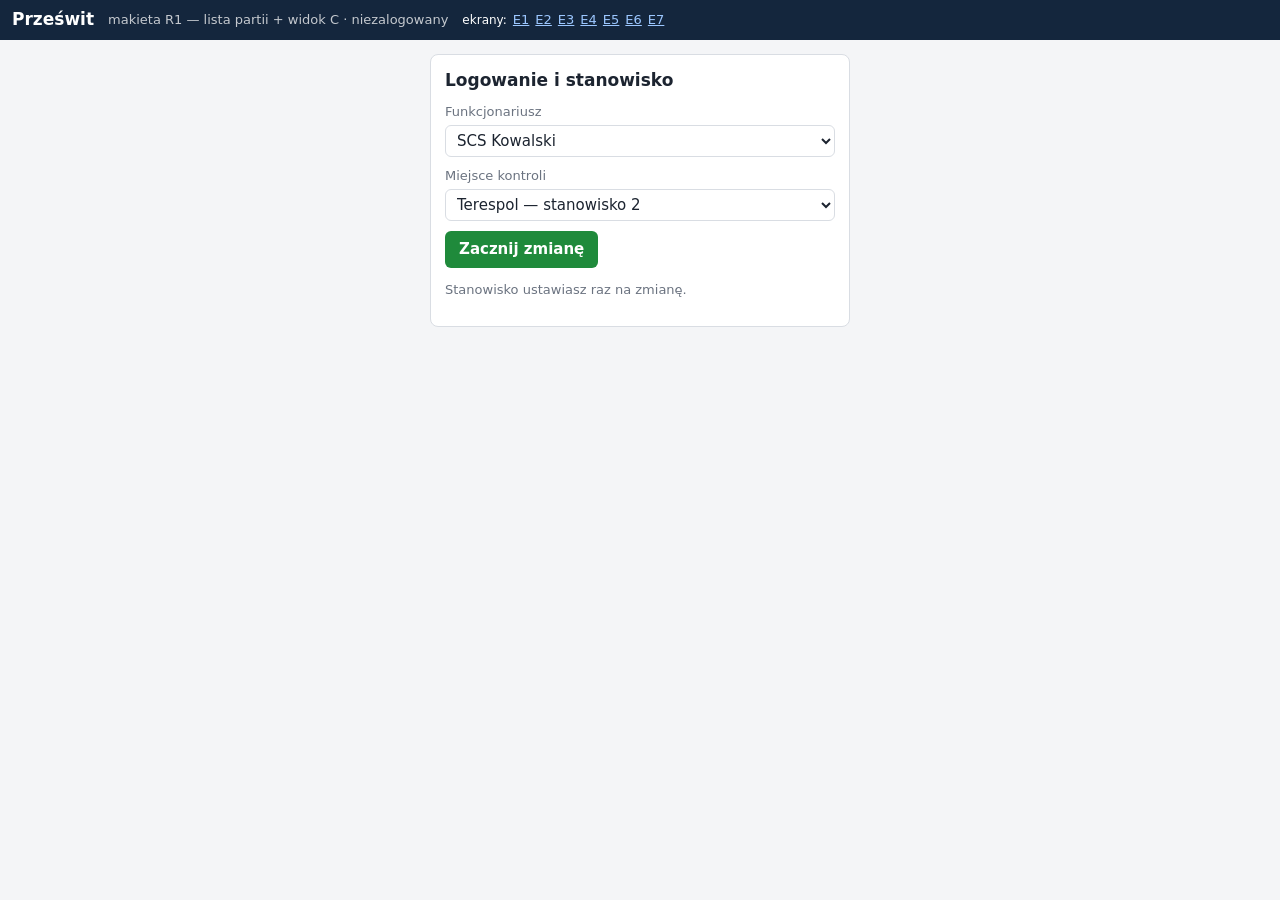
<file: makieta/r1/index.html>
<!doctype html><html lang="pl"><head><meta charset="utf-8"><meta name="viewport" content="width=device-width,initial-scale=1">
<title>Prześwit — makieta R1 (lista partii + widok C)</title>
<link rel="stylesheet" href="../warianty/wspolne/styl.css">
<style>
.ekr{display:none}.ekr.on{display:block}
.karta{max-width:900px;margin:14px auto;background:var(--karta);border:1px solid var(--linia);border-radius:8px;padding:14px}
.karta h2{font-size:17px;margin:0 0 10px}
.pole{display:flex;flex-direction:column;gap:4px;margin-bottom:10px;font-size:13px;color:var(--szary)}
.pole select{font-size:15px;color:var(--tekst)}
table{border-collapse:collapse;width:100%}td,th{border-bottom:1px solid var(--linia);padding:6px;text-align:left;font-size:14px;vertical-align:middle}
th{font-size:12px;color:var(--szary);font-weight:600}
tr.klik{cursor:pointer}tr.klik:hover{background:#f0f5fb}tr.zablok{opacity:.75}
td img.mini{width:150px;border-radius:3px;display:block}
.stan.czeka{background:#eceff3;color:#555}.stan.liczy{background:#fff3d6;color:#8a5a00}.stan.rozstrz{background:#e3ebf7;color:#14407a}
.postep{height:8px;background:#e5e8ec;border-radius:4px;overflow:hidden;margin:6px 0 12px}.postep div{height:100%;background:var(--akc);width:0;transition:width .3s}
.dwa{display:grid;grid-template-columns:1fr 1fr;gap:6px;padding:6px;background:#222}
.dwa h3{margin:0 0 4px;font-size:13px;color:#ddd;font-weight:600;display:flex;gap:8px;align-items:center;flex-wrap:wrap}
.okno{overflow:auto;background:#000;border-radius:4px;aspect-ratio:4/1}.okno .obraz{transition:none}
.kafle{display:flex;gap:8px;overflow-x:auto;padding:8px 12px;background:var(--karta);border-top:1px solid var(--linia)}
.kaf{flex:0 0 auto;width:190px;border:2px solid var(--linia);border-radius:6px;padding:4px;cursor:pointer;background:#fff}
.kaf.wyb{border-color:var(--akc)}.kaf .para{display:grid;grid-template-columns:1fr 1fr;gap:3px}.kaf .lupa{height:64px}
.kaf .opis{font-size:12px;margin-top:3px;display:flex;gap:6px;flex-wrap:wrap}.kaf .podp{font-size:11px;padding:2px 5px;margin-top:3px}
.kaf .podp.uwaga{background:#fff3d6;border-left-color:#e08a00}
.st{font-size:11px;padding:0 6px;border-radius:8px;background:#eceff3}.st.zatwierdzone{background:#e3f3e6;color:#1d6b2c}.st.odrzucone{background:#fde8e6;color:#a2241a}
.brakwsk{padding:14px;background:var(--karta);font-weight:600}
.wzorce{display:grid;grid-template-columns:repeat(3,1fr);gap:8px}.wzorce figure{margin:0}.wzorce img{width:100%;border-radius:3px}.wzorce figcaption{font-size:12px;color:var(--szary)}
.ostrz{background:#fde8e6;color:#a2241a;padding:8px 10px;border-radius:6px;margin:10px 0;font-weight:600}
.rodz label{display:inline-flex;gap:4px;margin-right:14px;font-size:15px}
.nav{font-size:12px}.nav a{margin-left:6px}
.alarm{outline:3px solid #e08a00}
@media(max-width:700px){.dwa{grid-template-columns:1fr}.wzorce{grid-template-columns:1fr}td img.mini{width:90px}.ukryj-tel{display:none}}
</style></head><body>
<header><b>Prześwit</b><span class="wariant">makieta R1 — lista partii + widok C · <span id="kto"></span></span>
<span class="nav">ekrany:<a href="#" data-idz="E1">E1</a><a href="#" data-idz="E2">E2</a><a href="#" data-idz="E3">E3</a><a href="#" data-idz="E4">E4</a><a href="#" data-idz="E5">E5</a><a href="#" data-idz="E6">E6</a><a href="#" data-idz="E7">E7</a></span></header>

<!-- E1 Logowanie i stanowisko -->
<section class="ekr" id="E1"><div class="karta" style="max-width:420px"><h2>Logowanie i stanowisko</h2>
<label class="pole">Funkcjonariusz<select id="funk"><option>SCS Kowalski</option><option>SCS Nowak</option><option>ASCS Wiśniewska</option></select></label>
<label class="pole">Miejsce kontroli<select id="miejsce"><option>Terespol — stanowisko 2</option><option>Terespol — stanowisko 1</option><option>Koroszczyn — stanowisko 1</option></select></label>
<button class="btn ok" id="start">Zacznij zmianę</button>
<p class="szary">Stanowisko ustawiasz raz na zmianę.</p></div></section>

<!-- E2 Wybór partii -->
<section class="ekr" id="E2"><div class="karta"><h2>Wybór partii</h2>
<button class="btn jasny" id="wskaz">Wskaż obrazy .bmp</button> <input type="file" id="plik" accept=".bmp" multiple style="display:none">
<ul id="wybrane"></ul>
<button class="btn ok" id="policz" disabled>Policz partię</button>
<p class="szary">Obraz do ok. 50 MB (8192×2048) liczy się w kilka sekund (pomiar Z9: śr. 5,0 s, maks. 8,1 s; dane sztuczne).</p></div></section>

<!-- E3 Lista partii -->
<section class="ekr" id="E3"><div class="karta"><h2>Partia — <span id="p-ile"></span> <span class="stan" id="p-stan"></span></h2>
<div class="postep"><div id="p-pasek"></div></div>
<table><thead><tr><th>Obraz</th><th>Auto</th><th>Rodzaj</th><th>Stan</th><th>Miejsca</th></tr></thead><tbody id="p-wiersze"></tbody></table>
<p class="szary" id="p-info"></p>
<button class="btn jasny" id="doraportu" disabled>Raport partii</button></div></section>

<!-- E4 / E5 Auto -->
<section class="ekr" id="E4">
<div class="pasek"><button class="btn jasny" id="dolisty">‹ lista partii</button><b id="a-nazwa"></b><span class="szary" id="a-plik"></span>
<label>Przybliżenie <span class="przel"><button data-z="1" class="on">1×</button><button data-z="2">2×</button><button data-z="4">4×</button></span></label>
<label>Nr rej. <input class="nrrej" id="a-nr" placeholder="np. WGM 12345"></label></div>
<div class="dwa" id="a-dwa"><div><h3>BADANY <span id="a-ramki"></span></h3><div class="okno" id="ob"><div class="obraz" id="obB"><img id="imgB" alt="obraz badany"></div></div></div>
<div id="a-wz"><h3>WZORZEC: <span id="a-rodzaj"></span> <button class="btn jasny" id="zmienrodz" style="padding:2px 8px">Zmień rodzaj</button></h3><div class="okno" id="ow"><div class="obraz" id="obW"><img id="imgW" alt="wzorzec"></div></div></div></div>
<div class="kafle" id="a-kafle"></div>
<div class="decyzja" id="a-dec"></div>
<p class="makieta">Makieta: udawane dane (obrazy z dane/mini, ramki wpisane na sztywno). Przewijanie i przybliżanie obu obrazów jest wspólne; kliknij kafelek, żeby przybliżyć to miejsce na obu.</p>
</section>

<!-- E6 Zmiana rodzaju -->
<section class="ekr" id="E6"><div class="karta"><h2>Zmień rodzaj — <span id="z-auto"></span></h2>
<div class="rodz" id="z-rodz"></div>
<div class="wzorce" style="margin-top:10px"><figure><img id="z-bad"><figcaption>badany</figcaption></figure><figure><img id="z-w0"><figcaption id="z-c0"></figcaption></figure><figure><img id="z-w1"><figcaption id="z-c1"></figcaption></figure></div>
<div class="ostrz">Decyzje w tym aucie zostaną skasowane, a analiza policzy się od nowa.</div>
<button class="btn ok" id="z-zast">Zastosuj</button> <button class="btn jasny" id="z-anuluj">Anuluj</button></div></section>

<!-- E7 Raport -->
<section class="ekr" id="E7"><div class="karta" style="max-width:1100px"><h2>Raport partii <span class="szary" id="r-id"></span></h2>
<p class="szary" id="r-naglowek"></p>
<div style="overflow-x:auto"><table><thead><tr><th>Auto</th><th>Nr rej.</th><th>Rodzaj programu</th><th>Rodzaj operatora</th><th>Miejsca</th><th>Decyzje</th><th>Kto</th><th>Miejsce kontroli</th><th>Data i godzina</th></tr></thead><tbody id="r-wiersze"></tbody></table></div>
<p style="margin-top:12px"><button class="btn ok" id="zapisz">Zapisz lokalnie</button> <button class="btn nie" id="zamknijp" disabled>Zamknij partię</button> <button class="btn jasny" id="r-lista">‹ lista partii</button></p>
<p class="szary" id="r-info">Zapis: pliki raport-partii.json i raport-partii.csv obok programu, bez internetu.</p></div></section>

<script src="dane.js"></script>
<script src="aplikacja.js"></script>
</body></html>
</file>
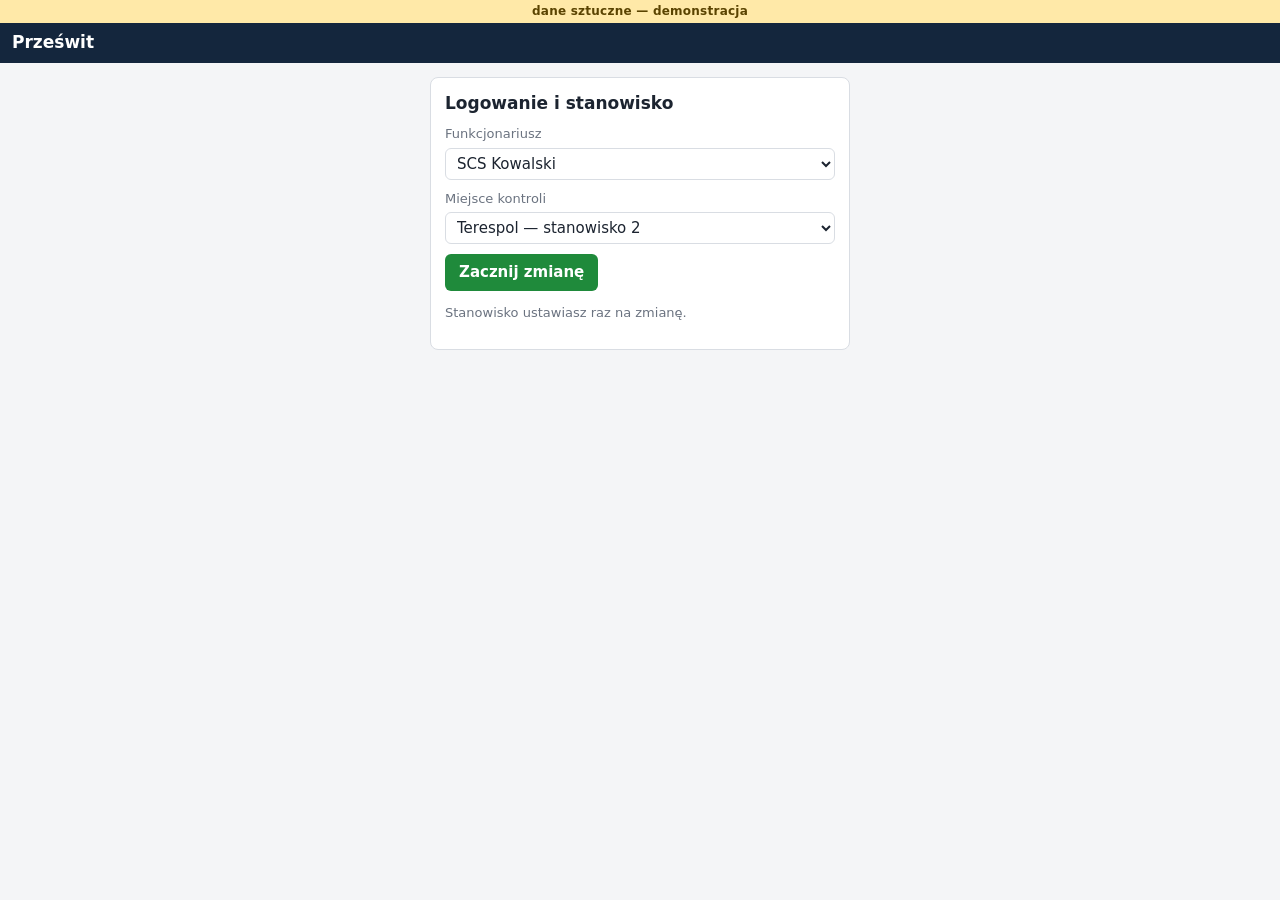
<file: makieta/r2/index.html>
<!doctype html><html lang="pl"><head><meta charset="utf-8"><meta name="viewport" content="width=device-width,initial-scale=1">
<title>Prześwit</title>
<link rel="stylesheet" href="../warianty/wspolne/styl.css">
<style>
.sztuczne{background:#ffe9a8;color:#5a4300;font-size:12px;font-weight:700;text-align:center;padding:3px 8px;letter-spacing:.02em}
.ekr{display:none}.ekr.on{display:block}
.karta{max-width:900px;margin:14px auto;background:var(--karta);border:1px solid var(--linia);border-radius:8px;padding:14px}
.karta h2{font-size:17px;margin:0 0 10px}
.pole{display:flex;flex-direction:column;gap:4px;margin-bottom:10px;font-size:13px;color:var(--szary)}
.pole select{font-size:15px;color:var(--tekst)}
table{border-collapse:collapse;width:100%}td,th{border-bottom:1px solid var(--linia);padding:6px;text-align:left;font-size:14px;vertical-align:middle}
th{font-size:12px;color:var(--szary);font-weight:600}
tr.klik{cursor:pointer}tr.klik:hover{background:#f0f5fb}tr.zablok{opacity:.75}
td img.mini{width:150px;border-radius:3px;display:block;background:#000;min-height:20px}
.stan.czeka{background:#eceff3;color:#555}.stan.liczy{background:#fff3d6;color:#8a5a00}.stan.rozstrz{background:#e3ebf7;color:#14407a}
.postep{height:8px;background:#e5e8ec;border-radius:4px;overflow:hidden;margin:6px 0 12px}.postep div{height:100%;background:var(--akc);width:0;transition:width .3s}
.dwa{display:grid;grid-template-columns:1fr 1fr;gap:6px;padding:6px;background:#222}
.dwa h3{margin:0 0 4px;font-size:13px;color:#ddd;font-weight:600;display:flex;gap:8px;align-items:center;flex-wrap:wrap}
.okno{overflow:auto;background:#000;border-radius:4px;aspect-ratio:4/1}.okno .obraz{transition:none}
.kafle{display:flex;gap:8px;overflow-x:auto;padding:8px 12px;background:var(--karta);border-top:1px solid var(--linia);align-items:stretch}
.kaf{flex:0 0 auto;width:190px;border:2px solid var(--linia);border-radius:6px;padding:4px;cursor:pointer;background:#fff}
.kaf.wyb{border-color:var(--akc)}.kaf .para{display:grid;grid-template-columns:1fr 1fr;gap:3px}.kaf .lupa{height:64px}
.kaf .opis{font-size:12px;margin-top:3px;display:flex;gap:6px;flex-wrap:wrap}.kaf .podp{font-size:11px;padding:2px 5px;margin-top:3px}
.kaf .podp.uwaga{background:#fff3d6;border-left-color:#e08a00}
.wiecej{display:block;margin:0 12px 6px;padding:8px 14px;text-align:center;border:2px dashed var(--akc);border-radius:6px;background:#eef4fb;color:var(--akc);font-weight:700;cursor:pointer}
.st{font-size:11px;padding:0 6px;border-radius:8px;background:#eceff3}.st.zatwierdzone{background:#e3f3e6;color:#1d6b2c}.st.odrzucone{background:#fde8e6;color:#a2241a}
.brakwsk{padding:14px;background:var(--karta);font-weight:600}
.napis-bw{background:#fde8e6;color:#a2241a;font-weight:700;padding:8px 12px}
.przyklad{background:#fff3d6;color:#8a5a00;font-weight:700;padding:6px 12px}
.wzorce{display:grid;grid-template-columns:repeat(3,1fr);gap:8px}.wzorce figure{margin:0}.wzorce img{width:100%;border-radius:3px;background:#000;min-height:20px}.wzorce figcaption{font-size:12px;color:var(--szary)}
.ostrz{background:#fde8e6;color:#a2241a;padding:8px 10px;border-radius:6px;margin:10px 0;font-weight:600}
.blad{background:#fde8e6;color:#a2241a;font-size:13px}
.rodz label{display:inline-flex;gap:4px;margin-right:14px;font-size:15px}
.alarm{outline:3px solid #e08a00}
.przyciski{display:flex;gap:8px;flex-wrap:wrap;align-items:center;margin-top:12px}
@media(max-width:700px){.dwa{grid-template-columns:1fr}.wzorce{grid-template-columns:1fr}td img.mini{width:90px}}
</style></head><body>
<div class="sztuczne">dane sztuczne — demonstracja</div>
<header><b>Prześwit</b><span class="wariant" id="kto"></span></header>

<!-- E1 Logowanie i stanowisko -->
<section class="ekr" id="E1"><div class="karta" style="max-width:420px"><h2>Logowanie i stanowisko</h2>
<label class="pole">Funkcjonariusz<select id="funk"><option>SCS Kowalski</option><option>SCS Nowak</option><option>ASCS Wiśniewska</option></select></label>
<label class="pole">Miejsce kontroli<select id="miejsce"><option>Terespol — stanowisko 2</option><option>Terespol — stanowisko 1</option><option>Koroszczyn — stanowisko 1</option></select></label>
<button class="btn ok" id="start">Zacznij zmianę</button>
<p class="szary">Stanowisko ustawiasz raz na zmianę.</p></div></section>

<!-- E2 Wybór partii -->
<section class="ekr" id="E2"><div class="karta"><h2>Wybór partii</h2>
<div class="przyciski" style="margin-top:0"><button class="btn jasny" id="wskaz">Wskaż obrazy .bmp</button>
<button class="btn jasny" id="pokazowa">Partia pokazowa (7 aut)</button></div>
<input type="file" id="plik" accept=".bmp,image/bmp" multiple style="display:none">
<input type="file" id="plik1" accept=".bmp,image/bmp" style="display:none">
<ul id="wybrane"></ul>
<button class="btn ok" id="policz" disabled>Policz partię</button>
<p class="szary">Obraz do ok. 50 MB (8192×2048) liczy się w kilka sekund (pomiar na danych sztucznych: śr. 1,7 s, maks. 2,1 s). Własny plik w makiecie dostaje wynik przykładowy.</p></div></section>

<!-- E3 Lista partii -->
<section class="ekr" id="E3"><div class="karta"><h2>Partia — <span id="p-ile"></span> <span class="stan" id="p-stan"></span></h2>
<div class="postep"><div id="p-pasek"></div></div>
<table><thead><tr><th>Obraz</th><th>Auto</th><th>Rodzaj</th><th>Stan</th><th>Miejsca</th></tr></thead><tbody id="p-wiersze"></tbody></table>
<p class="szary" id="p-info"></p>
<div class="przyciski"><button class="btn jasny" id="dodaj">Dodaj jeden obraz</button>
<button class="btn ok" id="doraportu" disabled>Raport partii</button>
<button class="btn ok" id="nowa" style="display:none">Nowa partia</button></div></div></section>

<!-- E4 / E5 Auto -->
<section class="ekr" id="E4">
<div class="pasek"><button class="btn jasny" id="dolisty">‹ lista partii</button><b id="a-nazwa"></b><span class="szary" id="a-plik"></span>
<label>Przybliżenie <span class="przel"><button data-z="1" class="on">1×</button><button data-z="2">2×</button><button data-z="4">4×</button></span></label>
<label>Nr rej. <input class="nrrej" id="a-nr" placeholder="np. WGM 12345"></label></div>
<div class="przyklad" id="a-przyklad" style="display:none"></div>
<div class="napis-bw" id="a-bw" style="display:none"></div>
<div class="dwa" id="a-dwa"><div><h3>BADANY <span id="a-ramki"></span></h3><div class="okno" id="ob"><div class="obraz" id="obB"><img id="imgB" alt="obraz badany"></div></div></div>
<div id="a-wz"><h3>WZORZEC: <span id="a-rodzaj"></span> <span class="przel" id="a-wzn"><button data-w="0" class="on">1</button><button data-w="1">2</button></span>
<button class="btn jasny" id="zmienrodz" style="padding:2px 8px">Zmień rodzaj</button></h3><div class="okno" id="ow"><div class="obraz" id="obW"><img id="imgW" alt="wzorzec"></div></div></div></div>
<div class="kafle" id="a-kafle"></div>
<div id="a-wiecej"></div>
<div class="decyzja" id="a-dec"></div>
<div id="a-ostrz"></div>
</section>

<!-- E6 Zmiana rodzaju -->
<section class="ekr" id="E6"><div class="karta"><h2>Zmień rodzaj — <span id="z-auto"></span></h2>
<div class="rodz" id="z-rodz"></div>
<div class="wzorce" style="margin-top:10px"><figure><img id="z-bad" alt="badany"><figcaption>badany</figcaption></figure><figure><img id="z-w0" alt="wzorzec 1"><figcaption id="z-c0"></figcaption></figure><figure><img id="z-w1" alt="wzorzec 2"><figcaption id="z-c1"></figcaption></figure></div>
<div class="ostrz">Decyzje w tym aucie zostaną skasowane, a analiza policzy się od nowa.</div>
<button class="btn ok" id="z-zast">Zastosuj</button> <button class="btn jasny" id="z-anuluj">Anuluj</button></div></section>

<!-- E7 Raport -->
<section class="ekr" id="E7"><div class="karta" style="max-width:1100px"><h2>Raport partii <span class="szary" id="r-id"></span></h2>
<p class="szary" id="r-naglowek"></p>
<div style="overflow-x:auto"><table><thead><tr><th>Auto</th><th>Nr rej.</th><th>Rodzaj programu</th><th>Rodzaj operatora</th><th>Miejsca</th><th>Decyzje</th><th>Kto</th><th>Miejsce kontroli</th><th>Data i godzina decyzji</th></tr></thead><tbody id="r-wiersze"></tbody></table></div>
<div id="r-ostrz"></div>
<div class="przyciski"><button class="btn ok" id="zapisz">Zapisz i zamknij partię</button> <button class="btn ok" id="r-nowa" style="display:none">Nowa partia</button> <button class="btn jasny" id="r-lista">‹ lista partii</button></div>
<p class="szary" id="r-info">Zapis: raport-partii.json i raport-partii.csv. W wersji pod linkiem pliki pobiera przeglądarka; bez internetu program działa po uruchomieniu lokalnym.</p></div></section>

<script src="dane.js"></script>
<script src="aplikacja.js"></script>
</body></html>
</file>
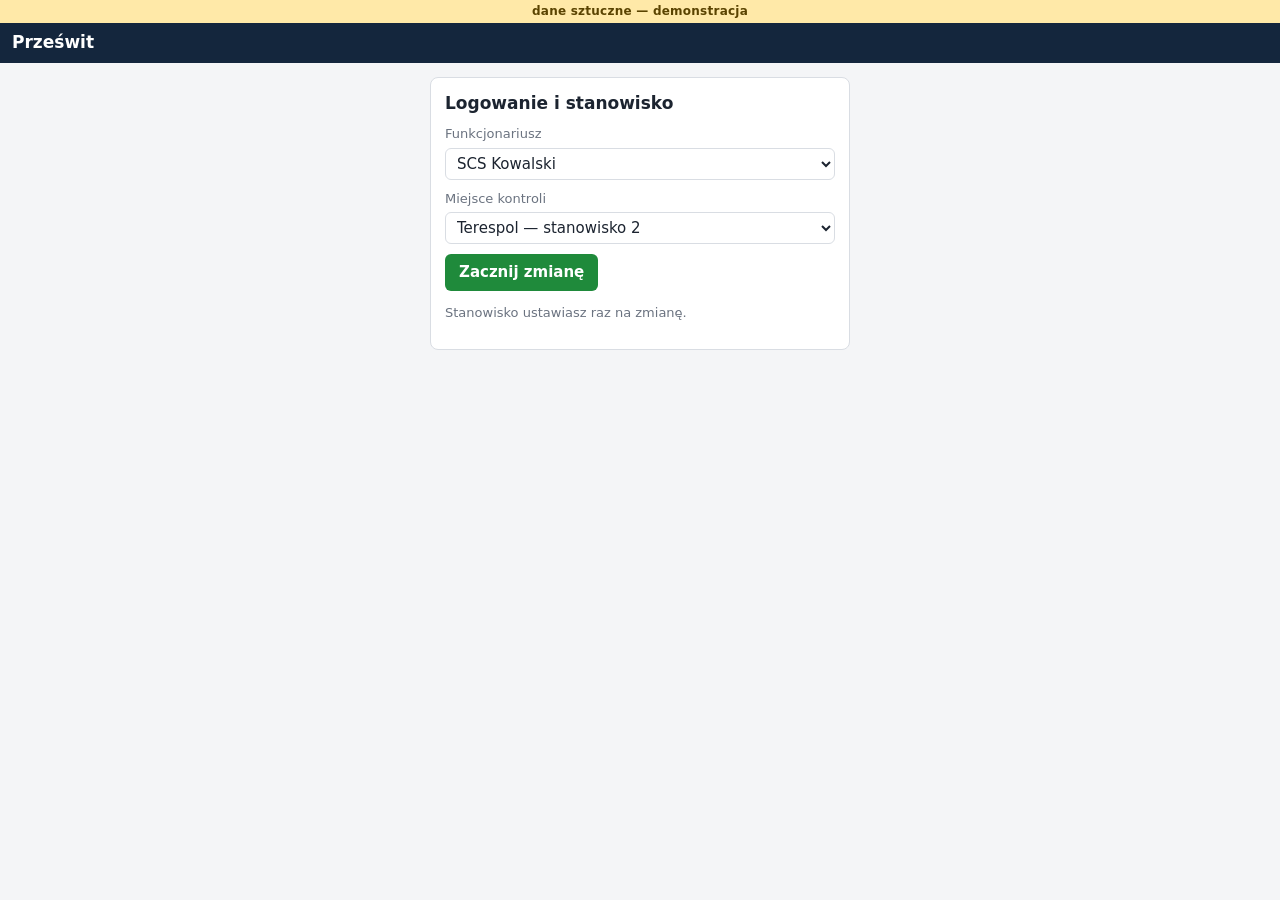
<file: makieta/r3/index.html>
<!doctype html><html lang="pl"><head><meta charset="utf-8"><meta name="viewport" content="width=device-width,initial-scale=1">
<title>Prześwit</title>
<link rel="stylesheet" href="../warianty/wspolne/styl.css">
<style>
.sztuczne{background:#ffe9a8;color:#5a4300;font-size:12px;font-weight:700;text-align:center;padding:3px 8px;letter-spacing:.02em}
.ekr{display:none}.ekr.on{display:block}
.karta{max-width:900px;margin:14px auto;background:var(--karta);border:1px solid var(--linia);border-radius:8px;padding:14px}
.karta h2{font-size:17px;margin:0 0 10px}
.pole{display:flex;flex-direction:column;gap:4px;margin-bottom:10px;font-size:13px;color:var(--szary)}
.pole select{font-size:15px;color:var(--tekst)}
table{border-collapse:collapse;width:100%}td,th{border-bottom:1px solid var(--linia);padding:6px;text-align:left;font-size:14px;vertical-align:middle}
th{font-size:12px;color:var(--szary);font-weight:600}
tr.klik{cursor:pointer}tr.klik:hover{background:#f0f5fb}tr.zablok{opacity:.75}
td img.mini{width:150px;border-radius:3px;display:block;background:#000;min-height:20px}
.stan.czeka{background:#eceff3;color:#555}.stan.liczy{background:#fff3d6;color:#8a5a00}.stan.rozstrz{background:#e3ebf7;color:#14407a}
.postep{height:8px;background:#e5e8ec;border-radius:4px;overflow:hidden;margin:6px 0 12px}.postep div{height:100%;background:var(--akc);width:0;transition:width .3s}
.dwa{display:grid;grid-template-columns:1fr 1fr;gap:6px;padding:6px;background:#222}
.dwa h3{margin:0 0 4px;font-size:13px;color:#ddd;font-weight:600;display:flex;gap:8px;align-items:center;flex-wrap:wrap}
.okno{overflow:auto;background:#000;border-radius:4px;aspect-ratio:4/1}.okno .obraz{transition:none}
.kafle{display:flex;gap:8px;overflow-x:auto;padding:8px 12px;background:var(--karta);border-top:1px solid var(--linia);align-items:stretch}
.kaf{flex:0 0 auto;width:190px;border:2px solid var(--linia);border-radius:6px;padding:4px;cursor:pointer;background:#fff}
.kaf.wyb{border-color:var(--akc)}.kaf .para{display:grid;grid-template-columns:1fr 1fr;gap:3px}.kaf .lupa{height:64px}
.kaf .opis{font-size:12px;margin-top:3px;display:flex;gap:6px;flex-wrap:wrap}.kaf .podp{font-size:11px;padding:2px 5px;margin-top:3px}
.kaf .podp.uwaga{background:#fff3d6;border-left-color:#e08a00}
.wiecej{display:block;margin:0 12px 6px;padding:8px 14px;text-align:center;border:2px dashed var(--akc);border-radius:6px;background:#eef4fb;color:var(--akc);font-weight:700;cursor:pointer}
.st{font-size:11px;padding:0 6px;border-radius:8px;background:#eceff3}.st.zatwierdzone{background:#e3f3e6;color:#1d6b2c}.st.odrzucone{background:#fde8e6;color:#a2241a}
.brakwsk{padding:14px;background:var(--karta);font-weight:600}
.napis-bw{background:#fde8e6;color:#a2241a;font-weight:700;padding:8px 12px}
.przyklad{background:#fff3d6;color:#8a5a00;font-weight:700;padding:6px 12px}
.wzorce{display:grid;grid-template-columns:repeat(3,1fr);gap:8px}.wzorce figure{margin:0}.wzorce img{width:100%;border-radius:3px;background:#000;min-height:20px}.wzorce figcaption{font-size:12px;color:var(--szary)}
.ostrz{background:#fde8e6;color:#a2241a;padding:8px 10px;border-radius:6px;margin:10px 0;font-weight:600}
.blad{background:#fde8e6;color:#a2241a;font-size:13px}
.rodz label{display:inline-flex;gap:4px;margin-right:14px;font-size:15px}
.alarm{outline:3px solid #e08a00}
@media (max-width:600px){td img.mini{width:64px}td,th{padding:4px;font-size:13px}#p-wiersze td:nth-child(2) .szary{word-break:break-all}.karta{overflow-x:auto}}
.nrinfo:empty{display:none}.nrinfo{background:#fde8e6;color:#a2241a;font-weight:600;font-size:13px;padding:3px 8px;border-radius:5px}
.ramka span{font-size:10px;line-height:13px;padding:0 3px;z-index:3}.ramka span.przyp{box-shadow:0 0 0 1px #fff}
.ramka.wyb.ciecie{outline:none}.wycinek{position:absolute;pointer-events:none;border:3px solid var(--s1);outline:2px dashed #fff;outline-offset:-6px;box-sizing:border-box;z-index:1}.wycinek .wskaz{position:absolute;right:6px;top:6px;line-height:16px;font-weight:600;background:rgba(0,0,0,.72);color:#fff;font-size:12px;padding:2px 6px;border-radius:3px;white-space:nowrap}.wycinek.s2{border-color:var(--s2)}.wycinek.s3{border-color:var(--s3)}
.przyciski{display:flex;gap:8px;flex-wrap:wrap;align-items:center;margin-top:12px}
@media(max-width:700px){.dwa{grid-template-columns:1fr}.wzorce{grid-template-columns:1fr}td img.mini{width:90px}}
</style></head><body>
<div class="sztuczne">dane sztuczne — demonstracja</div>
<header><b>Prześwit</b><span class="wariant" id="kto"></span></header>

<!-- E1 Logowanie i stanowisko -->
<section class="ekr" id="E1"><div class="karta" style="max-width:420px"><h2>Logowanie i stanowisko</h2>
<label class="pole">Funkcjonariusz<select id="funk"><option>SCS Kowalski</option><option>SCS Nowak</option><option>ASCS Wiśniewska</option></select></label>
<label class="pole">Miejsce kontroli<select id="miejsce"><option>Terespol — stanowisko 2</option><option>Terespol — stanowisko 1</option><option>Koroszczyn — stanowisko 1</option></select></label>
<button class="btn ok" id="start">Zacznij zmianę</button>
<p class="szary">Stanowisko ustawiasz raz na zmianę.</p></div></section>

<!-- E2 Wybór partii -->
<section class="ekr" id="E2"><div class="karta"><h2>Wybór partii</h2>
<div class="przyciski" style="margin-top:0"><button class="btn jasny" id="wskaz">Wskaż obrazy .bmp</button>
<button class="btn jasny" id="pokazowa">Partia pokazowa (7 aut)</button></div>
<input type="file" id="plik" accept=".bmp,image/bmp" multiple style="display:none">
<input type="file" id="plik1" accept=".bmp,image/bmp" style="display:none">
<ul id="wybrane"></ul>
<button class="btn ok" id="policz" disabled>Policz partię</button>
<p class="szary">Obraz do ok. 50 MB (8192×2048) liczy się w kilka sekund (pomiar na danych sztucznych: śr. 1,7 s, maks. 2,1 s). Własny plik — makieta: wynik przykładowy, nie z Twojego obrazu.</p></div></section>

<!-- E3 Lista partii -->
<section class="ekr" id="E3"><div class="karta"><h2>Partia — <span id="p-ile"></span> <span class="stan" id="p-stan"></span></h2>
<div class="postep"><div id="p-pasek"></div></div>
<table><thead><tr><th>Obraz</th><th>Auto</th><th>Rodzaj</th><th>Stan</th><th>Miejsca</th></tr></thead><tbody id="p-wiersze"></tbody></table>
<p class="szary" id="p-info"></p>
<div class="przyciski"><button class="btn jasny" id="dodaj">Dodaj jeden obraz</button>
<button class="btn ok" id="doraportu" disabled>Raport partii</button>
<button class="btn ok" id="nowa" style="display:none">Nowa partia</button></div></div></section>

<!-- E4 / E5 Auto -->
<section class="ekr" id="E4">
<div class="pasek"><button class="btn jasny" id="dolisty">‹ lista partii</button><b id="a-nazwa"></b><span class="szary" id="a-plik"></span>
<label>Przybliżenie <span class="przel"><button data-z="1" class="on">1×</button><button data-z="2">2×</button><button data-z="4">4×</button></span></label>
<label>Nr rej. <input class="nrrej" id="a-nr" placeholder="np. WGM 12345"><span class="nrinfo" id="a-nrinfo" role="alert"></span></label></div>
<div class="przyklad" id="a-przyklad" style="display:none"></div>
<div class="napis-bw" id="a-bw" style="display:none"></div>
<div class="dwa" id="a-dwa"><div><h3>BADANY <span id="a-ramki"></span></h3><div class="okno" id="ob"><div class="obraz" id="obB"><img id="imgB" alt="obraz badany"></div></div></div>
<div id="a-wz"><h3>WZORZEC: <span id="a-rodzaj"></span> <span class="przel" id="a-wzn"><button data-w="0" class="on">1</button><button data-w="1">2</button></span>
<button class="btn jasny" id="zmienrodz" style="padding:2px 8px">Zmień rodzaj</button></h3><div class="okno" id="ow"><div class="obraz" id="obW"><img id="imgW" alt="wzorzec"></div></div></div></div>
<div class="kafle" id="a-kafle"></div>
<div id="a-wiecej"></div>
<div class="decyzja" id="a-dec"></div>
<div id="a-ostrz"></div>
</section>

<!-- E6 Zmiana rodzaju -->
<section class="ekr" id="E6"><div class="karta"><h2>Zmień rodzaj — <span id="z-auto"></span></h2>
<div class="rodz" id="z-rodz"></div>
<div class="wzorce" style="margin-top:10px"><figure><img id="z-bad" alt="badany"><figcaption>badany</figcaption></figure><figure><img id="z-w0" alt="wzorzec 1"><figcaption id="z-c0"></figcaption></figure><figure><img id="z-w1" alt="wzorzec 2"><figcaption id="z-c1"></figcaption></figure></div>
<div class="ostrz">Decyzje w tym aucie zostaną skasowane, a analiza policzy się od nowa.</div>
<button class="btn ok" id="z-zast">Zastosuj</button> <button class="btn jasny" id="z-anuluj">Anuluj</button></div></section>

<!-- E7 Raport -->
<section class="ekr" id="E7"><div class="karta" style="max-width:1100px"><h2>Raport partii <span class="szary" id="r-id"></span></h2>
<p class="szary" id="r-naglowek"></p>
<div style="overflow-x:auto"><table><thead><tr><th>Auto</th><th>Nr rej.</th><th>Rodzaj programu</th><th>Rodzaj operatora</th><th>Miejsca</th><th>Decyzje</th><th>Kto</th><th>Miejsce kontroli</th><th>Data i godzina decyzji</th></tr></thead><tbody id="r-wiersze"></tbody></table></div>
<div id="r-ostrz"></div>
<div class="przyciski"><button class="btn ok" id="zapisz">Zapisz i zamknij partię</button> <button class="btn ok" id="r-nowa" style="display:none">Nowa partia</button> <button class="btn jasny" id="r-lista">‹ lista partii</button></div>
<p class="szary" id="r-info">Zapis: raport-partii.json i raport-partii.csv. W wersji pod linkiem pliki pobiera przeglądarka; docelowo program działa też bez internetu, po uruchomieniu lokalnym.</p></div></section>

<script src="../../mvp/widok-auta/widok.js"></script>   <!-- P81 A: wspólne teksty podpowiedzi z MVP -->
<script src="dane.js"></script>
<script src="aplikacja.js"></script>
</body></html>
</file>
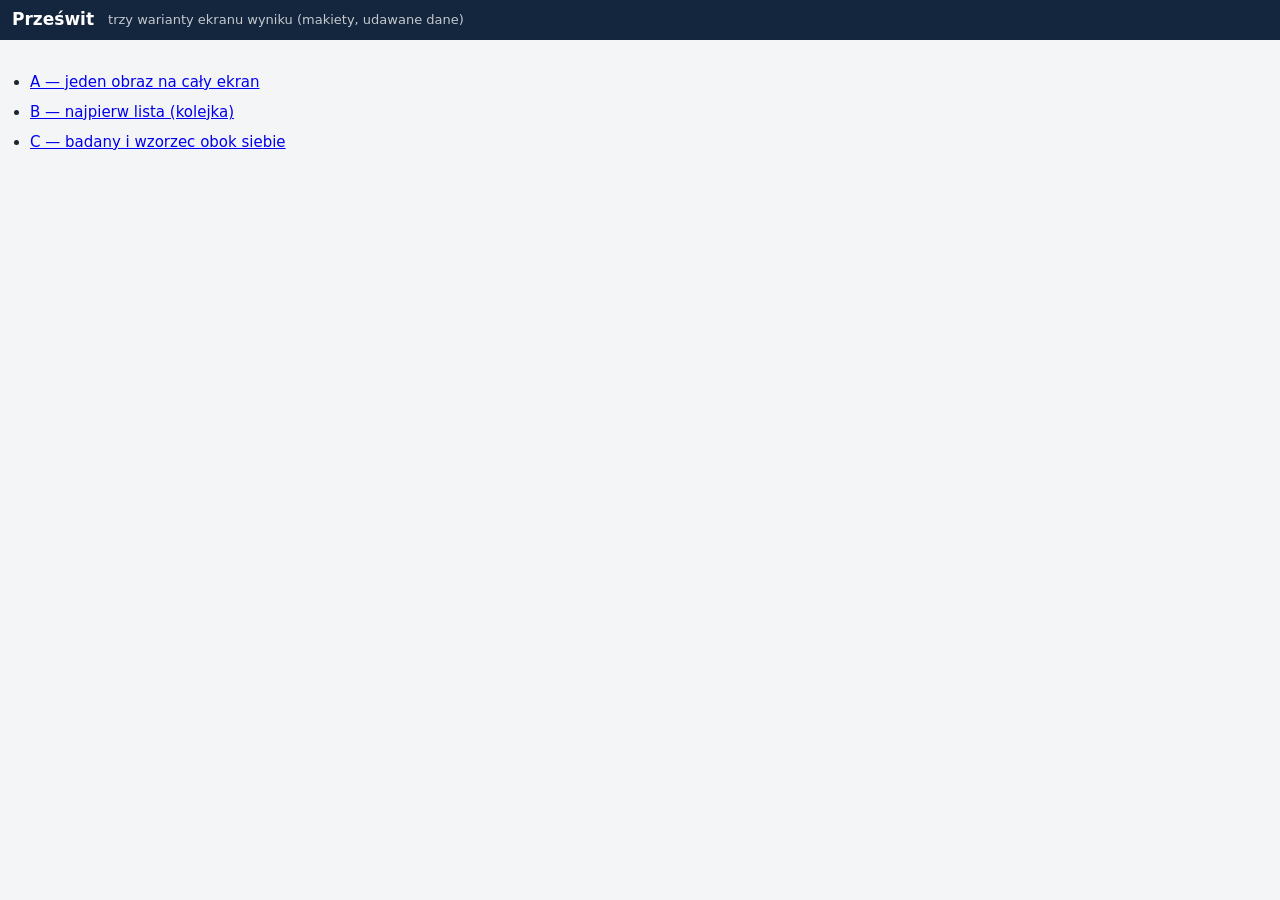
<file: makieta/warianty/index.html>
<!doctype html><html lang="pl"><head><meta charset="utf-8"><meta name="viewport" content="width=device-width,initial-scale=1"><title>Prześwit — warianty makiety</title><link rel="stylesheet" href="wspolne/styl.css"></head><body>
<header><b>Prześwit</b><span class="wariant">trzy warianty ekranu wyniku (makiety, udawane dane)</span></header>
<ul style="line-height:2;padding:12px 30px"><li><a href="a/">A — jeden obraz na cały ekran</a></li><li><a href="b/">B — najpierw lista (kolejka)</a></li><li><a href="c/">C — badany i wzorzec obok siebie</a></li></ul></body></html>
</file>
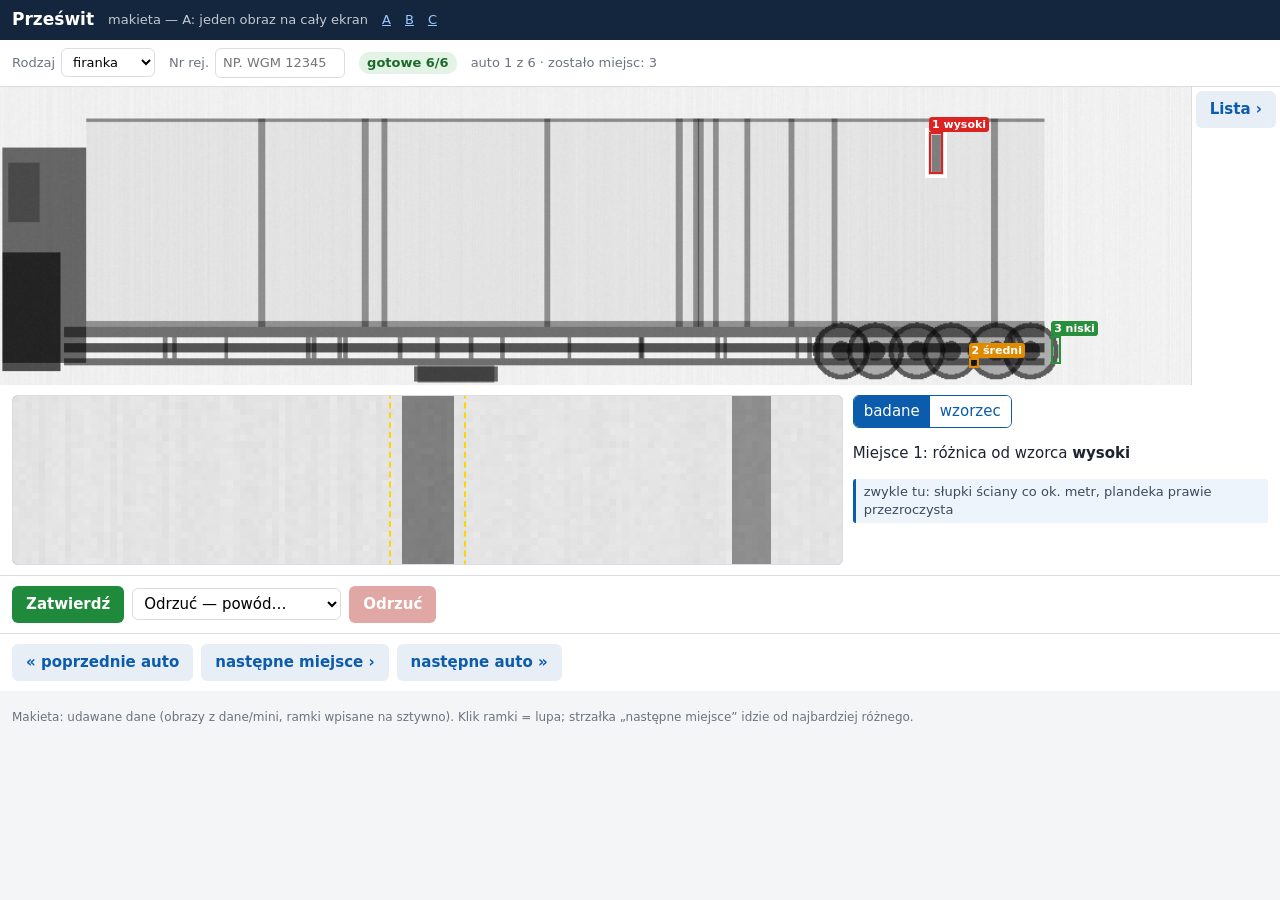
<file: makieta/warianty/a/index.html>
<!doctype html><html lang="pl"><head><meta charset="utf-8"><meta name="viewport" content="width=device-width,initial-scale=1">
<title>Prześwit — wariant A: jeden obraz na cały ekran</title><link rel="stylesheet" href="../wspolne/styl.css">
<style>
.uklad{display:flex;align-items:stretch}.uklad .obraz{flex:1}
.lista{width:230px;background:var(--karta);border-left:1px solid var(--linia);padding:8px;overflow:auto}
.lista.zlozona{width:auto;padding:4px}.lista.zlozona ol{display:none}
.lista ol{margin:6px 0 0;padding-left:20px}.lista li{cursor:pointer;padding:3px 0}.lista li.wyb{font-weight:700}
.pod{display:grid;grid-template-columns:minmax(0,2fr) minmax(0,1fr);gap:10px;padding:10px 12px;background:var(--karta)}
@media(max-width:700px){.pod{grid-template-columns:1fr}.lista{position:absolute;right:0;z-index:5;max-height:70vh}.uklad{position:relative}}
</style></head><body>
<header><b>Prześwit</b><span class="wariant">makieta — A: jeden obraz na cały ekran</span><a href="../a/">A</a><a href="../b/">B</a><a href="../c/">C</a></header>
<div class="pasek"><label>Rodzaj <span id="rodzaj"></span></label><label>Nr rej. <span id="nr"></span></label>
<span class="stan" id="stan"></span><span class="szary" id="ktore"></span></div>
<div class="uklad"><div class="obraz" id="obraz"><img id="img" alt="obraz RTG naczepy"></div>
<aside class="lista zlozona" id="lista"><button class="btn jasny" id="zwin">Lista ›</button><ol id="ol"></ol></aside></div>
<div class="pod" id="pod"><div><div class="lupa" id="lupa"></div></div>
<div><div class="przel"><button id="pb" class="on">badane</button><button id="pw">wzorzec</button></div>
<p id="opis"></p><p class="podp" id="podp"></p></div></div>
<div class="decyzja" id="dec"></div>
<div class="decyzja"><button class="btn jasny" id="poprz">« poprzednie auto</button><button class="btn jasny" id="nastm">następne miejsce ›</button><button class="btn jasny" id="nasta">następne auto »</button></div>
<p class="makieta">Makieta: udawane dane (obrazy z dane/mini, ramki wpisane na sztywno). Klik ramki = lupa; strzałka „następne miejsce” idzie od najbardziej różnego.</p>
<script src="../wspolne/dane.js"></script><script>
let ia=0, im=0, zrodlo="b";
const $=(i)=>document.getElementById(i);
function pokaz(){
  const a=AUTA[ia]; const u=obrazBadany(a); if($("img").getAttribute("src")!==u) $("img").setAttribute("src",u);
  $("rodzaj").replaceChildren(selectRodzaj(a,(r)=>{a.rodzaj=r||null;pokaz();})); $("nr").replaceChildren(poleNrRej(a));
  $("stan").textContent="gotowe "+AUTA.length+"/"+AUTA.length; $("ktore").textContent="auto "+(ia+1)+" z "+AUTA.length+" · zostało miejsc: "+ileZostalo(a);
  const o=$("obraz"); o.querySelector(".brakwz")?.remove();
  if(!a.rodzaj){ o.querySelectorAll(".ramka").forEach(r=>r.remove()); const d=document.createElement("div"); d.className="brakwz"; d.textContent=BRAK_WZORCA; o.appendChild(d);
    $("pod").style.display="none"; $("ol").innerHTML=""; decyzjaUI($("dec"),a,null); return; }
  $("pod").style.display="";
  rysujRamki(o,a,im,(i)=>{im=i;pokaz();});
  $("ol").innerHTML=a.miejsca.map((m,i)=>'<li class="'+(i===im?"wyb":"")+'" data-i="'+i+'">'+(i+1)+' <span class="slowo '+(m.slowo==="wysoki"?"s3":m.slowo==="średni"?"s2":"s1")+'">'+m.slowo+'</span>'+(decyzja(a,i)?(decyzja(a,i).d==="zatwierdzone"?" ✓":" ✗"):"")+'</li>').join("");
  $("ol").querySelectorAll("li").forEach(li=>li.onclick=()=>{im=+li.dataset.i;pokaz();});
  const m=a.miejsca[im]; if(!m){decyzjaUI($("dec"),a,null);return;}
  rysujLupe($("lupa"), zrodlo==="b"?obrazBadany(a):obrazWzorca(a.rodzaj), m);
  $("opis").innerHTML="Miejsce "+(im+1)+": różnica od wzorca <span class='slowo'>"+m.slowo+"</span>";
  $("podp").textContent=podpowiedz(a,m);
  decyzjaUI($("dec"),a,im,()=>{ if(im<a.miejsca.length-1) im++; pokaz(); });
}
$("pb").onclick=()=>{zrodlo="b";$("pb").className="on";$("pw").className="";pokaz();};
$("pw").onclick=()=>{zrodlo="w";$("pw").className="on";$("pb").className="";pokaz();};
$("zwin").onclick=()=>{const l=$("lista");l.classList.toggle("zlozona");$("zwin").textContent=l.classList.contains("zlozona")?"Lista ›":"‹ Lista";};
$("nastm").onclick=()=>{const n=AUTA[ia].miejsca.length; if(n) im=(im+1)%n; pokaz();};
$("nasta").onclick=()=>{ia=(ia+1)%AUTA.length;im=0;pokaz();};
$("poprz").onclick=()=>{ia=(ia+AUTA.length-1)%AUTA.length;im=0;pokaz();};
addEventListener("resize",pokaz); $("img").onload=pokaz; pokaz();
</script></body></html>
</file>
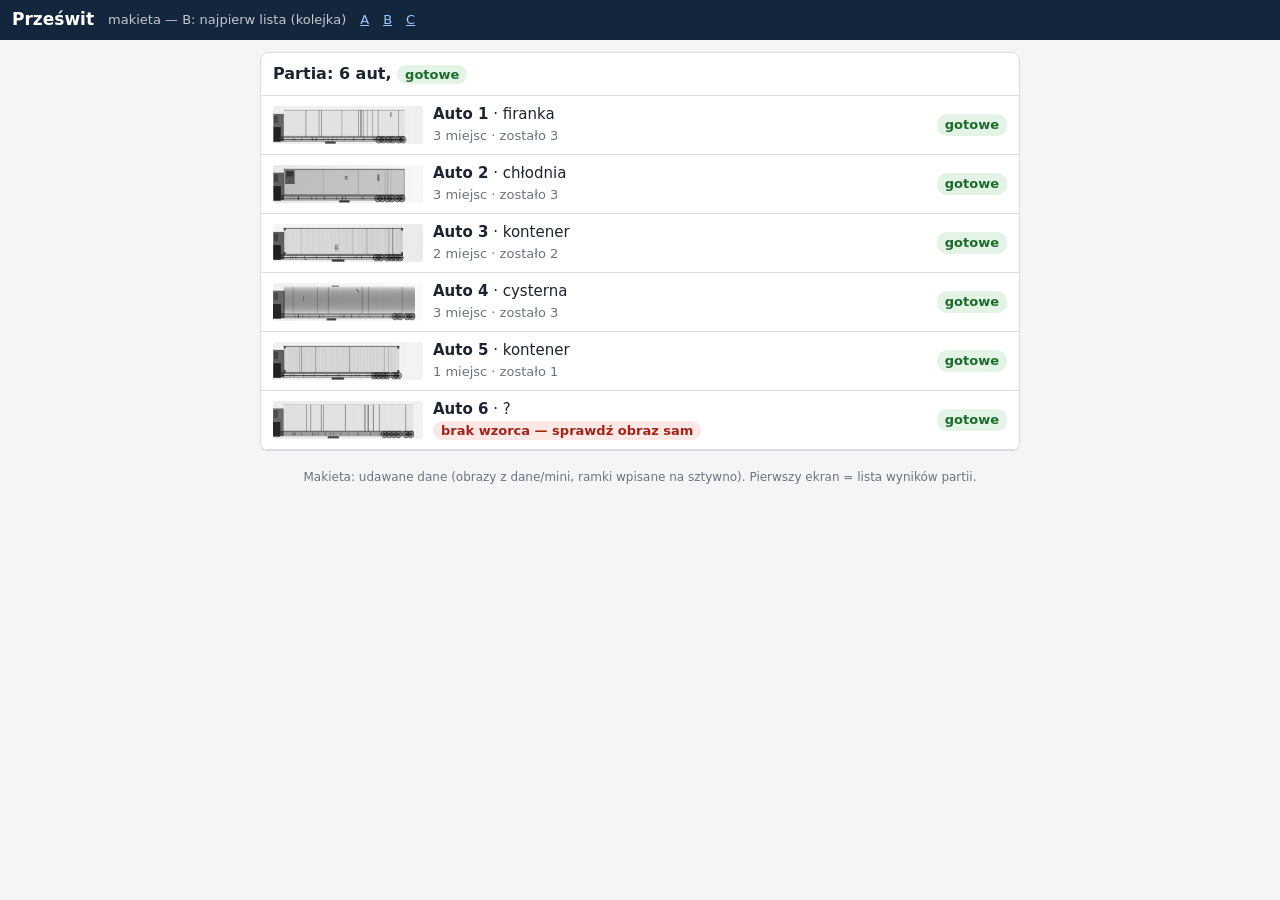
<file: makieta/warianty/b/index.html>
<!doctype html><html lang="pl"><head><meta charset="utf-8"><meta name="viewport" content="width=device-width,initial-scale=1">
<title>Prześwit — wariant B: najpierw lista (kolejka)</title><link rel="stylesheet" href="../wspolne/styl.css">
<style>
.partia{max-width:760px;margin:12px auto;background:var(--karta);border:1px solid var(--linia);border-radius:8px}
.partia h2{font-size:16px;margin:0;padding:10px 12px;border-bottom:1px solid var(--linia)}
.wiersz{display:flex;gap:10px;align-items:center;padding:8px 12px;border-bottom:1px solid var(--linia);cursor:pointer}
.wiersz:hover{background:#f0f5fb}.wiersz img{width:150px;border-radius:3px}.wiersz .op{flex:1}
.ekran{display:grid;grid-template-columns:minmax(260px,340px) minmax(0,1fr);min-height:calc(100vh - 44px)}
.kolejka{background:var(--karta);border-right:1px solid var(--linia);padding:8px}
.poz{border:1px solid var(--linia);border-radius:6px;padding:8px;margin-bottom:8px;cursor:pointer}
.poz.wyb{border-color:var(--akc);box-shadow:0 0 0 2px #cfe1f5}.poz.zrobione{opacity:.6}
.poz .gora{display:flex;gap:8px;align-items:center}.poz .gora .sp{flex:1}
.poz button{border:1px solid var(--linia);background:#fff;border-radius:5px;padding:3px 9px;cursor:pointer}
.prawa{padding:10px;display:flex;flex-direction:column;gap:10px}
@media(max-width:760px){.ekran{grid-template-columns:1fr}.kolejka{border-right:0;border-bottom:1px solid var(--linia)}.wiersz img{width:100px}}
</style></head><body>
<header><b>Prześwit</b><span class="wariant">makieta — B: najpierw lista (kolejka)</span><a href="../a/">A</a><a href="../b/">B</a><a href="../c/">C</a></header>
<div id="ekran-partia"><div class="partia"><h2>Partia: <span id="ile"></span> <span class="stan">gotowe</span></h2><div id="wiersze"></div></div>
<p class="makieta" style="text-align:center">Makieta: udawane dane (obrazy z dane/mini, ramki wpisane na sztywno). Pierwszy ekran = lista wyników partii.</p></div>
<div id="ekran-auto" style="display:none"><div class="ekran">
<div class="kolejka"><button class="btn jasny" id="wroc">‹ partia</button> <span class="szary" id="zostalo"></span><div id="poz" style="margin-top:8px"></div>
<div id="koniec" style="display:none"><button class="btn ok" id="zamknij">Zamknij auto · raport</button></div></div>
<div class="prawa"><div class="obraz" id="obraz"><img id="img" alt="obraz RTG naczepy"></div>
<div id="lupablok"><div class="lupa" id="lupa"></div><div style="margin-top:6px" class="przel"><button id="pb" class="on">badane</button><button id="pw">wzorzec</button></div></div>
<div class="pasek" style="border:1px solid var(--linia);border-radius:6px"><label>Rodzaj <span id="rodzaj"></span></label><label>Nr rej. <span id="nr"></span></label></div>
<div id="raport" style="display:none" class="podp"></div></div></div></div>
<script src="../wspolne/dane.js"></script><script>
let ia=0, im=0, zrodlo="b";
const $=(i)=>document.getElementById(i);
const kl=(m)=>m.slowo==="wysoki"?"s3":m.slowo==="średni"?"s2":"s1";
function partia(){
  $("ekran-partia").style.display=""; $("ekran-auto").style.display="none";
  $("ile").textContent=AUTA.length+" aut,";
  $("wiersze").innerHTML=AUTA.map((a,i)=>'<div class="wiersz" data-i="'+i+'"><img src="'+obrazBadany(a)+'" alt=""><div class="op"><b>Auto '+a.id+'</b> · '+(a.rodzaj?NAZWA[a.rodzaj]:"?")+(NRREJ[a.id]?" · "+NRREJ[a.id]:"")+'<br><span class="szary">'+(a.rodzaj?a.miejsca.length+" miejsc · zostało "+ileZostalo(a):'<span class="stan brak">'+BRAK_WZORCA+'</span>')+'</span></div><span class="stan">gotowe</span></div>').join("");
  $("wiersze").querySelectorAll(".wiersz").forEach(w=>w.onclick=()=>{ia=+w.dataset.i;im=Math.max(0,AUTA[ia].miejsca.findIndex((_,i)=>!decyzja(AUTA[ia],i)));auto();});
}
function auto(){
  $("ekran-partia").style.display="none"; $("ekran-auto").style.display=""; $("raport").style.display="none";
  const a=AUTA[ia]; const u=obrazBadany(a); if($("img").getAttribute("src")!==u) $("img").setAttribute("src",u);
  $("rodzaj").replaceChildren(selectRodzaj(a,(r)=>{a.rodzaj=r||null;im=0;auto();})); $("nr").replaceChildren(poleNrRej(a));
  const o=$("obraz"); o.querySelector(".brakwz")?.remove();
  if(!a.rodzaj){ o.querySelectorAll(".ramka").forEach(r=>r.remove()); const d=document.createElement("div"); d.className="brakwz"; d.textContent=BRAK_WZORCA; o.appendChild(d);
    $("poz").innerHTML='<p class="podp">'+BRAK_WZORCA+'. Program nie zaznacza miejsc, gdy nie ma wzorca tego rodzaju.</p>'; $("lupablok").style.display="none"; $("zostalo").textContent=""; $("koniec").style.display=""; return; }
  $("lupablok").style.display="";
  rysujRamki(o,a,im,(i)=>{im=i;auto();});
  $("zostalo").textContent="zostało: "+ileZostalo(a)+" z "+a.miejsca.length;
  $("poz").innerHTML=a.miejsca.map((m,i)=>{const d=decyzja(a,i);return '<div class="poz '+(i===im?"wyb ":"")+(d?"zrobione":"")+'" data-i="'+i+'"><div class="gora"><b>'+(i+1)+'</b><span class="slowo '+kl(m)+' sp">'+m.slowo+'</span>'+(d?'<span class="szary">'+(d.d==="zatwierdzone"?"✓":"✗ "+d.powod)+'</span>':'<button data-ok="'+i+'" title="zatwierdź">✓</button><button data-nie="'+i+'" title="odrzuć">✗</button>')+'</div><div class="szary">„'+podpowiedz(a,m)+'”</div>'+(i===im&&!d?'<div class="decyzja" id="dec" style="padding:6px 0 0;border:0"></div>':'')+'</div>';}).join("");
  $("poz").querySelectorAll(".poz").forEach(p=>p.onclick=(e)=>{if(e.target.closest("select,input,button"))return; im=+p.dataset.i;auto();});
  $("poz").querySelectorAll("[data-ok]").forEach(b=>b.onclick=()=>{DECYZJE[a.id+":"+b.dataset.ok]={d:"zatwierdzone"};dalej();});
  $("poz").querySelectorAll("[data-nie]").forEach(b=>b.onclick=()=>{im=+b.dataset.nie;auto();$("dec").querySelector(".powod").focus();});
  if($("dec")) decyzjaUI($("dec"),a,im,dalej);
  $("koniec").style.display=ileZostalo(a)?"none":"";
  const m=a.miejsca[im]; if(m) rysujLupe($("lupa"), zrodlo==="b"?obrazBadany(a):obrazWzorca(a.rodzaj), m);
}
function dalej(){const a=AUTA[ia];const n=a.miejsca.findIndex((_,i)=>!decyzja(a,i));if(n>=0)im=n;auto();}
$("zamknij").onclick=()=>{const a=AUTA[ia];const z=a.miejsca.filter((_,i)=>decyzja(a,i)?.d==="zatwierdzone").length;
  $("raport").style.display="";$("raport").innerHTML="<b>Raport auta "+a.id+"</b> · nr rej. "+(NRREJ[a.id]||"—")+" · rodzaj "+(a.rodzaj?NAZWA[a.rodzaj]:"brak wzorca")+" · zatwierdzone miejsca: "+z+" · odrzucone: "+(a.miejsca.length-z)+'<br><button class="btn jasny" id="nast" style="margin-top:6px">następne auto »</button>';
  $("nast").onclick=()=>{ia=(ia+1)%AUTA.length;im=0;auto();};};
$("pb").onclick=()=>{zrodlo="b";$("pb").className="on";$("pw").className="";auto();};
$("pw").onclick=()=>{zrodlo="w";$("pw").className="on";$("pb").className="";auto();};
$("wroc").onclick=partia; addEventListener("resize",()=>{if($("ekran-auto").style.display==="")auto();}); $("img").onload=()=>auto(); partia();
</script></body></html>
</file>
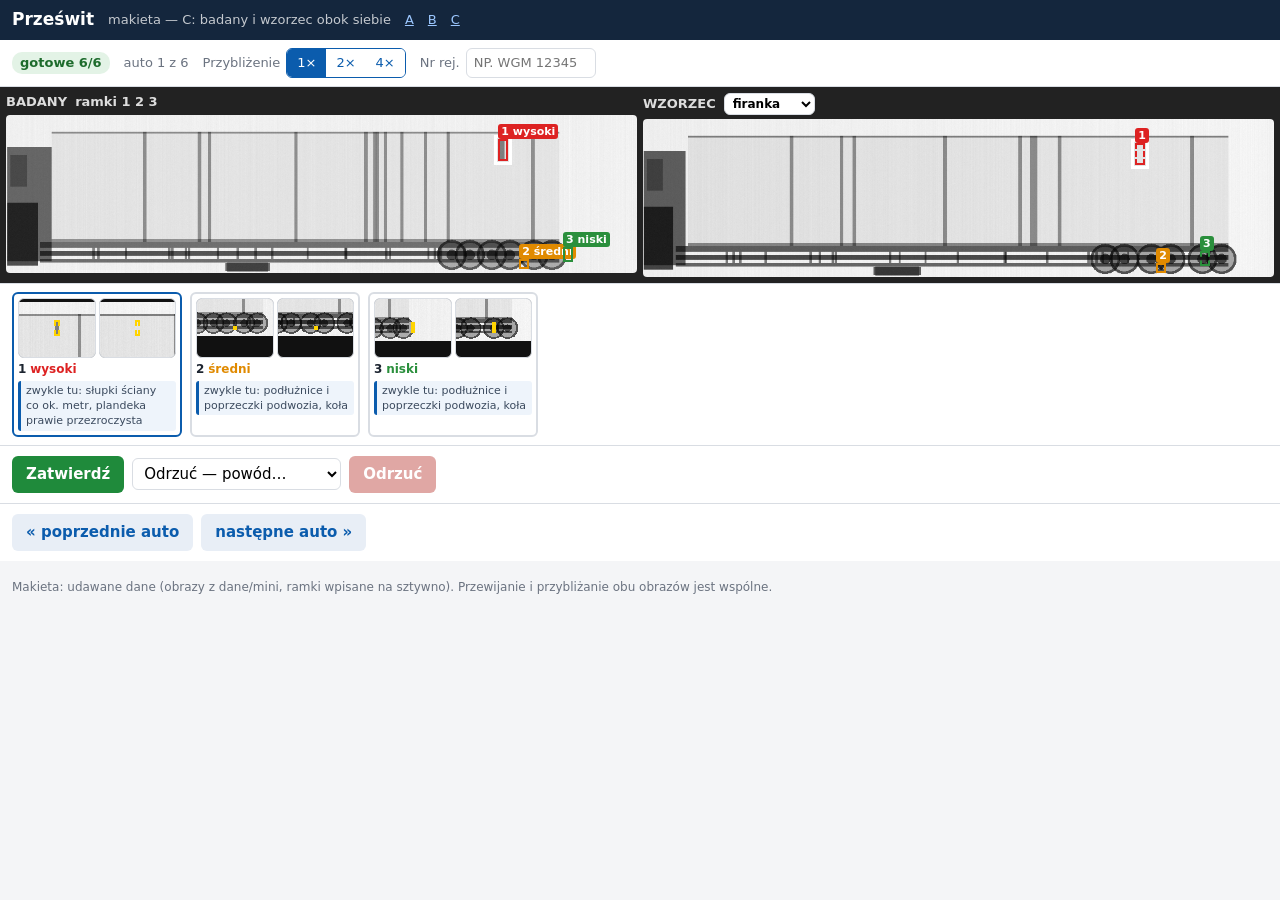
<file: makieta/warianty/c/index.html>
<!doctype html><html lang="pl"><head><meta charset="utf-8"><meta name="viewport" content="width=device-width,initial-scale=1">
<title>Prześwit — wariant C: badany i wzorzec obok siebie</title><link rel="stylesheet" href="../wspolne/styl.css">
<style>
.dwa{display:grid;grid-template-columns:1fr 1fr;gap:6px;padding:6px;background:#222}
.dwa h3{margin:0 0 4px;font-size:13px;color:#ddd;font-weight:600;display:flex;gap:8px;align-items:center;flex-wrap:wrap}
.dwa h3 select{font-size:12px;padding:2px 4px}
.okno{overflow:auto;background:#000;border-radius:4px}.okno .obraz{transition:width .15s}
.miniat{display:flex;gap:8px;overflow-x:auto;padding:8px 12px;background:var(--karta);border-top:1px solid var(--linia)}
.mi{flex:0 0 auto;width:170px;border:2px solid var(--linia);border-radius:6px;padding:4px;cursor:pointer;background:#fff}
.mi.wyb{border-color:var(--akc)}.mi .para{display:grid;grid-template-columns:1fr 1fr;gap:3px}.mi .lupa{height:60px}
.mi .opis{font-size:12px;margin-top:3px}.mi .podp{font-size:11px;padding:2px 5px;margin-top:3px}
.podglad{display:none;padding:8px 12px;background:#fffbe6;border-bottom:1px solid var(--linia)}
.podglad .dw{display:grid;grid-template-columns:1fr 1fr;gap:8px}.podglad img{width:100%;cursor:pointer;border:2px solid transparent;border-radius:3px}.podglad img:hover{border-color:var(--akc)}
@media(max-width:700px){.dwa{grid-template-columns:1fr}}
</style></head><body>
<header><b>Prześwit</b><span class="wariant">makieta — C: badany i wzorzec obok siebie</span><a href="../a/">A</a><a href="../b/">B</a><a href="../c/">C</a></header>
<div class="pasek"><span class="stan" id="stan"></span><span class="szary" id="ktore"></span>
<label>Przybliżenie <span class="przel"><button data-z="1" class="on">1×</button><button data-z="2">2×</button><button data-z="4">4×</button></span></label>
<label>Nr rej. <span id="nr"></span></label></div>
<div class="podglad" id="podglad"><div class="szary" style="margin-bottom:6px">Dwa najbliższe wzorce rodzaju <b id="podrodz"></b> — kliknij, który pasuje:</div><div class="dw" id="dw"></div></div>
<div class="dwa"><div><h3>BADANY <span id="nramek"></span></h3><div class="okno" id="ob"><div class="obraz" id="obB"><img id="imgB" alt="obraz badany"></div></div></div>
<div><h3>WZORZEC <span id="rodzaj"></span></h3><div class="okno" id="ow"><div class="obraz" id="obW"><img id="imgW" alt="wzorzec"></div></div></div></div>
<div class="miniat" id="miniat"></div>
<div class="decyzja" id="dec"></div>
<div class="decyzja"><button class="btn jasny" id="poprz">« poprzednie auto</button><button class="btn jasny" id="nasta">następne auto »</button></div>
<p class="makieta">Makieta: udawane dane (obrazy z dane/mini, ramki wpisane na sztywno). Przewijanie i przybliżanie obu obrazów jest wspólne.</p>
<script src="../wspolne/dane.js"></script><script>
let ia=0, im=0, zoom=1, wz=0;
const $=(i)=>document.getElementById(i);
const kl=(m)=>m.slowo==="wysoki"?"s3":m.slowo==="średni"?"s2":"s1";
const ustaw=(id,u)=>{if($(id).getAttribute("src")!==u)$(id).setAttribute("src",u);};
function pokaz(){
  const a=AUTA[ia]; ustaw("imgB",obrazBadany(a));
  $("stan").textContent="gotowe "+AUTA.length+"/"+AUTA.length; $("ktore").textContent="auto "+(ia+1)+" z "+AUTA.length;
  $("nr").replaceChildren(poleNrRej(a));
  $("rodzaj").replaceChildren(selectRodzaj(a,(r)=>{ if(!r) return; $("podrodz").textContent=NAZWA[r];
    $("dw").innerHTML=[0,1].map(i=>'<img data-i="'+i+'" src="'+obrazWzorca(r,i)+'" alt="wzorzec '+(i+1)+'">').join(""); $("podglad").style.display="block";
    $("dw").querySelectorAll("img").forEach(im2=>im2.onclick=()=>{a.rodzaj=r;wz=+im2.dataset.i;$("podglad").style.display="none";im=0;pokaz();}); }));
  ["obB","obW"].forEach(id=>{$(id).style.width=(100*zoom)+"%"; $(id).querySelector(".brakwz")?.remove();});
  if(!a.rodzaj){ $("obB").querySelectorAll(".ramka").forEach(r=>r.remove()); $("imgW").removeAttribute("src"); $("imgW").alt="";
    const d=document.createElement("div"); d.className="brakwz"; d.textContent=BRAK_WZORCA; $("obB").appendChild(d);
    $("obW").style.minHeight="60px"; $("nramek").textContent=""; $("miniat").innerHTML='<span class="podp">'+BRAK_WZORCA+' — wybierz rodzaj po prawej, jeśli go znasz.</span>'; decyzjaUI($("dec"),a,null); return; }
  ustaw("imgW",obrazWzorca(a.rodzaj,wz)); $("imgW").alt="wzorzec";
  rysujRamki($("obB"),a,im,wybierz);
  // to samo miejsce na wzorcu: ramka przerywana bez decyzji
  $("obW").querySelectorAll(".ramka").forEach(r=>r.remove());
  a.miejsca.forEach((m,i)=>{const r=document.createElement("div");r.className="ramka "+kl(m)+(i===im?" wyb":"");r.style.cssText="border-style:dashed;left:"+pct(m.x0,W)+";top:"+pct(m.y0,H)+";width:"+pct(m.x1-m.x0,W)+";height:"+pct(m.y1-m.y0,H);r.innerHTML="<span>"+(i+1)+"</span>";$("obW").appendChild(r);});
  $("nramek").textContent="ramki "+a.miejsca.map((_,i)=>i+1).join(" ");
  $("miniat").innerHTML=a.miejsca.map((m,i)=>{const d=decyzja(a,i);return '<div class="mi '+(i===im?"wyb":"")+'" data-i="'+i+'"><div class="para"><div class="lupa" data-l="b"></div><div class="lupa" data-l="w"></div></div><div class="opis"><b>'+(i+1)+'</b> <span class="slowo '+kl(m)+'">'+m.slowo+'</span> '+(d?(d.d==="zatwierdzone"?"✓":"✗ "+d.powod):"")+'</div><div class="podp">'+podpowiedz(a,m)+'</div></div>';}).join("");
  $("miniat").querySelectorAll(".mi").forEach(el=>{const m=a.miejsca[+el.dataset.i]; rysujLupe(el.querySelector('[data-l="b"]'),obrazBadany(a),m,6); rysujLupe(el.querySelector('[data-l="w"]'),obrazWzorca(a.rodzaj,wz),m,6); el.onclick=()=>wybierz(+el.dataset.i,true);});
  decyzjaUI($("dec"),a,im,()=>{const n=a.miejsca.findIndex((_,i)=>!decyzja(a,i)); if(n>=0) wybierz(n,true); else pokaz();});
}
function wybierz(i,przybliz){ im=i; if(przybliz&&zoom<4){zoom=4;przyciski();} pokaz(); const a=AUTA[ia],m=a.miejsca[i]; if(!m) return;
  const o=$("ob"); requestAnimationFrame(()=>{const sw=o.scrollWidth,sh=o.scrollHeight; o.scrollLeft=(m.x0+m.x1)/2/W*sw-o.clientWidth/2; o.scrollTop=(m.y0+m.y1)/2/H*sh-o.clientHeight/2; synch(o,$("ow"));}); }
function synch(z,d){d.scrollLeft=z.scrollLeft;d.scrollTop=z.scrollTop;}
let blok=false; [["ob","ow"],["ow","ob"]].forEach(([z,d])=>$(z).addEventListener("scroll",()=>{if(blok)return;blok=true;synch($(z),$(d));requestAnimationFrame(()=>blok=false);}));
function przyciski(){document.querySelectorAll("[data-z]").forEach(b=>b.className=(+b.dataset.z===zoom)?"on":"");}
document.querySelectorAll("[data-z]").forEach(b=>b.onclick=()=>{zoom=+b.dataset.z;przyciski();pokaz();});
$("nasta").onclick=()=>{ia=(ia+1)%AUTA.length;im=0;wz=0;zoom=1;przyciski();pokaz();};
$("poprz").onclick=()=>{ia=(ia+AUTA.length-1)%AUTA.length;im=0;wz=0;zoom=1;przyciski();pokaz();};
$("imgB").onload=pokaz; addEventListener("resize",pokaz); pokaz();
</script></body></html>
</file>
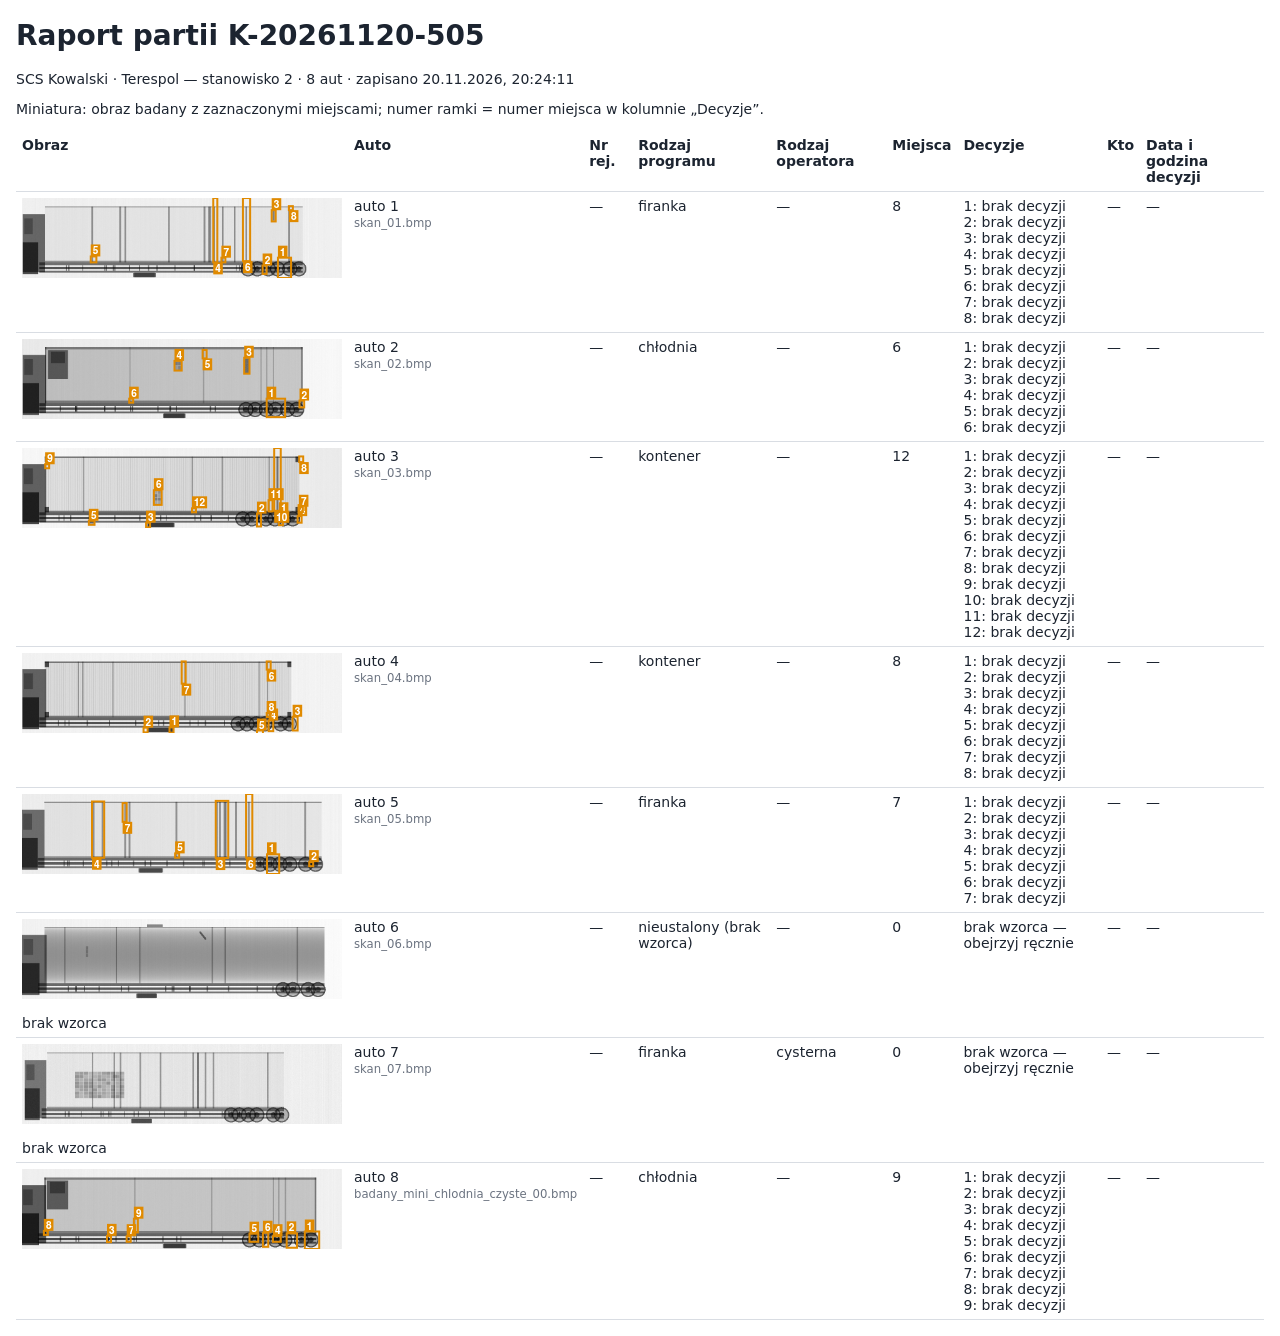
<file: docs/zrzuty/odbior43/pobrane/raport-partii.html>
<!doctype html><html lang="pl"><head><meta charset="utf-8"><title>Raport partii K-20261120-505</title>
<style>body{font:14px system-ui,sans-serif;margin:16px;color:#1c2430}table{border-collapse:collapse;width:100%}td,th{border-bottom:1px solid #d9dde3;padding:6px;text-align:left;vertical-align:top}img{width:320px;max-width:40vw;display:block}small{color:#6b7380}@media print{tr{break-inside:avoid}}</style></head><body>
<h1>Raport partii K-20261120-505</h1><p>SCS Kowalski · Terespol — stanowisko 2 · 8 aut · zapisano 20.11.2026, 20:24:11</p>
<p>Miniatura: obraz badany z zaznaczonymi miejscami; numer ramki = numer miejsca w kolumnie „Decyzje”.</p>
<table><thead><tr><th>Obraz</th><th>Auto</th><th>Nr rej.</th><th>Rodzaj programu</th><th>Rodzaj operatora</th><th>Miejsca</th><th>Decyzje</th><th>Kto</th><th>Data i godzina decyzji</th></tr></thead>
<tbody><tr id="auto-1"><td><img src="[data-uri]" alt="auto 1"></td>
<td>auto 1<br><small>skan_01.bmp</small></td><td>—</td><td>firanka</td><td>—</td><td>8</td>
<td>1: brak decyzji<br>2: brak decyzji<br>3: brak decyzji<br>4: brak decyzji<br>5: brak decyzji<br>6: brak decyzji<br>7: brak decyzji<br>8: brak decyzji</td>
<td>—</td><td>—</td></tr>
<tr id="auto-2"><td><img src="[data-uri]" alt="auto 2"></td>
<td>auto 2<br><small>skan_02.bmp</small></td><td>—</td><td>chłodnia</td><td>—</td><td>6</td>
<td>1: brak decyzji<br>2: brak decyzji<br>3: brak decyzji<br>4: brak decyzji<br>5: brak decyzji<br>6: brak decyzji</td>
<td>—</td><td>—</td></tr>
<tr id="auto-3"><td><img src="[data-uri]" alt="auto 3"></td>
<td>auto 3<br><small>skan_03.bmp</small></td><td>—</td><td>kontener</td><td>—</td><td>12</td>
<td>1: brak decyzji<br>2: brak decyzji<br>3: brak decyzji<br>4: brak decyzji<br>5: brak decyzji<br>6: brak decyzji<br>7: brak decyzji<br>8: brak decyzji<br>9: brak decyzji<br>10: brak decyzji<br>11: brak decyzji<br>12: brak decyzji</td>
<td>—</td><td>—</td></tr>
<tr id="auto-4"><td><img src="[data-uri]" alt="auto 4"></td>
<td>auto 4<br><small>skan_04.bmp</small></td><td>—</td><td>kontener</td><td>—</td><td>8</td>
<td>1: brak decyzji<br>2: brak decyzji<br>3: brak decyzji<br>4: brak decyzji<br>5: brak decyzji<br>6: brak decyzji<br>7: brak decyzji<br>8: brak decyzji</td>
<td>—</td><td>—</td></tr>
<tr id="auto-5"><td><img src="[data-uri]" alt="auto 5"></td>
<td>auto 5<br><small>skan_05.bmp</small></td><td>—</td><td>firanka</td><td>—</td><td>7</td>
<td>1: brak decyzji<br>2: brak decyzji<br>3: brak decyzji<br>4: brak decyzji<br>5: brak decyzji<br>6: brak decyzji<br>7: brak decyzji</td>
<td>—</td><td>—</td></tr>
<tr id="auto-6"><td><img src="[data-uri]" alt="auto 6"><br>brak wzorca</td>
<td>auto 6<br><small>skan_06.bmp</small></td><td>—</td><td>nieustalony (brak wzorca)</td><td>—</td><td>0</td>
<td>brak wzorca — obejrzyj ręcznie</td>
<td>—</td><td>—</td></tr>
<tr id="auto-7"><td><img src="[data-uri]" alt="auto 7"><br>brak wzorca</td>
<td>auto 7<br><small>skan_07.bmp</small></td><td>—</td><td>firanka</td><td>cysterna</td><td>0</td>
<td>brak wzorca — obejrzyj ręcznie</td>
<td>—</td><td>—</td></tr>
<tr id="auto-8"><td><img src="[data-uri]" alt="auto 8"></td>
<td>auto 8<br><small>badany_mini_chlodnia_czyste_00.bmp</small></td><td>—</td><td>chłodnia</td><td>—</td><td>9</td>
<td>1: brak decyzji<br>2: brak decyzji<br>3: brak decyzji<br>4: brak decyzji<br>5: brak decyzji<br>6: brak decyzji<br>7: brak decyzji<br>8: brak decyzji<br>9: brak decyzji</td>
<td>—</td><td>—</td></tr></tbody></table></body></html>
</file>
<file: makieta/warianty/wspolne/styl.css>
:root { --tlo:#f4f5f7; --karta:#fff; --tekst:#1c2430; --szary:#6b7380; --linia:#d9dde3; --akc:#0b5cad; --s3:#d22; --s2:#e08a00; --s1:#2a8f3c; }
* { box-sizing: border-box; }
body { margin:0; font:15px/1.4 system-ui, -apple-system, "Segoe UI", Roboto, sans-serif; background:var(--tlo); color:var(--tekst); }
header { display:flex; flex-wrap:wrap; gap:8px 14px; align-items:center; padding:8px 12px; background:#14263d; color:#fff; }
header b { font-size:17px; } header .wariant { opacity:.75; font-size:13px; }
header a { color:#9cc7ff; font-size:13px; }
.pasek { display:flex; flex-wrap:wrap; gap:8px 14px; align-items:center; padding:8px 12px; background:var(--karta); border-bottom:1px solid var(--linia); }
.pasek label { font-size:13px; color:var(--szary); display:flex; gap:6px; align-items:center; }
select, input, button { font:inherit; }
select, input { padding:5px 7px; border:1px solid var(--linia); border-radius:6px; background:#fff; }
.nrrej { width:130px; text-transform:uppercase; }
.stan { font-size:13px; padding:2px 8px; border-radius:10px; background:#e3f3e6; color:#1d6b2c; font-weight:600; }
.stan.brak { background:#fde8e6; color:#a2241a; }
.obraz { position:relative; width:100%; background:#000; line-height:0; }
.obraz img { width:100%; display:block; }
.ramka { position:absolute; border:2px solid var(--s1); background:transparent; padding:0; cursor:pointer; min-width:10px; min-height:10px; }
.ramka.s2 { border-color:var(--s2); } .ramka.s3 { border-color:var(--s3); }
.ramka.wyb { outline:3px solid #fff; outline-offset:1px; z-index:2; }
.ramka.zatwierdzone { border-style:solid; opacity:.55; } .ramka.odrzucone { border-style:dashed; opacity:.45; }
.ramka span { position:absolute; left:-2px; top:-17px; white-space:nowrap; font:600 11px/15px system-ui; color:#fff; background:inherit; padding:0 3px; border-radius:3px; }
.ramka.s1 span { background:var(--s1); } .ramka.s2 span { background:var(--s2); } .ramka.s3 span { background:var(--s3); }
.brakwz { position:absolute; inset:auto 8px 8px 8px; line-height:1.3; background:#fde8e6; color:#a2241a; font-weight:700; padding:8px 10px; border-radius:6px; text-align:center; }
.lupa { position:relative; width:100%; height:170px; background:#111 no-repeat; border:1px solid var(--linia); border-radius:6px; overflow:hidden; image-rendering:pixelated; }
.lupa-ramka { position:absolute; border:2px dashed #ffd400; pointer-events:none; }
.przel { display:inline-flex; border:1px solid var(--akc); border-radius:6px; overflow:hidden; }
.przel button { border:0; padding:5px 10px; background:#fff; color:var(--akc); cursor:pointer; }
.przel button.on { background:var(--akc); color:#fff; }
.btn { border:0; border-radius:6px; padding:8px 14px; cursor:pointer; font-weight:600; }
.btn.ok { background:#1f8a3b; color:#fff; } .btn.nie { background:#b3261e; color:#fff; } .btn:disabled { opacity:.4; cursor:default; }
.btn.jasny { background:#e8eef6; color:var(--akc); }
.decyzja { display:flex; flex-wrap:wrap; gap:8px; align-items:center; padding:10px 12px; background:var(--karta); border-top:1px solid var(--linia); }
.szary { color:var(--szary); font-size:13px; }
.podp { font-size:13px; color:#3b4a5e; background:#eef4fb; border-left:3px solid var(--akc); padding:4px 8px; border-radius:3px; }
.slowo { font-weight:700; } .slowo.s3 { color:var(--s3);} .slowo.s2 { color:var(--s2);} .slowo.s1 { color:var(--s1);}
.makieta { font-size:12px; color:var(--szary); padding:6px 12px; }
</file>
